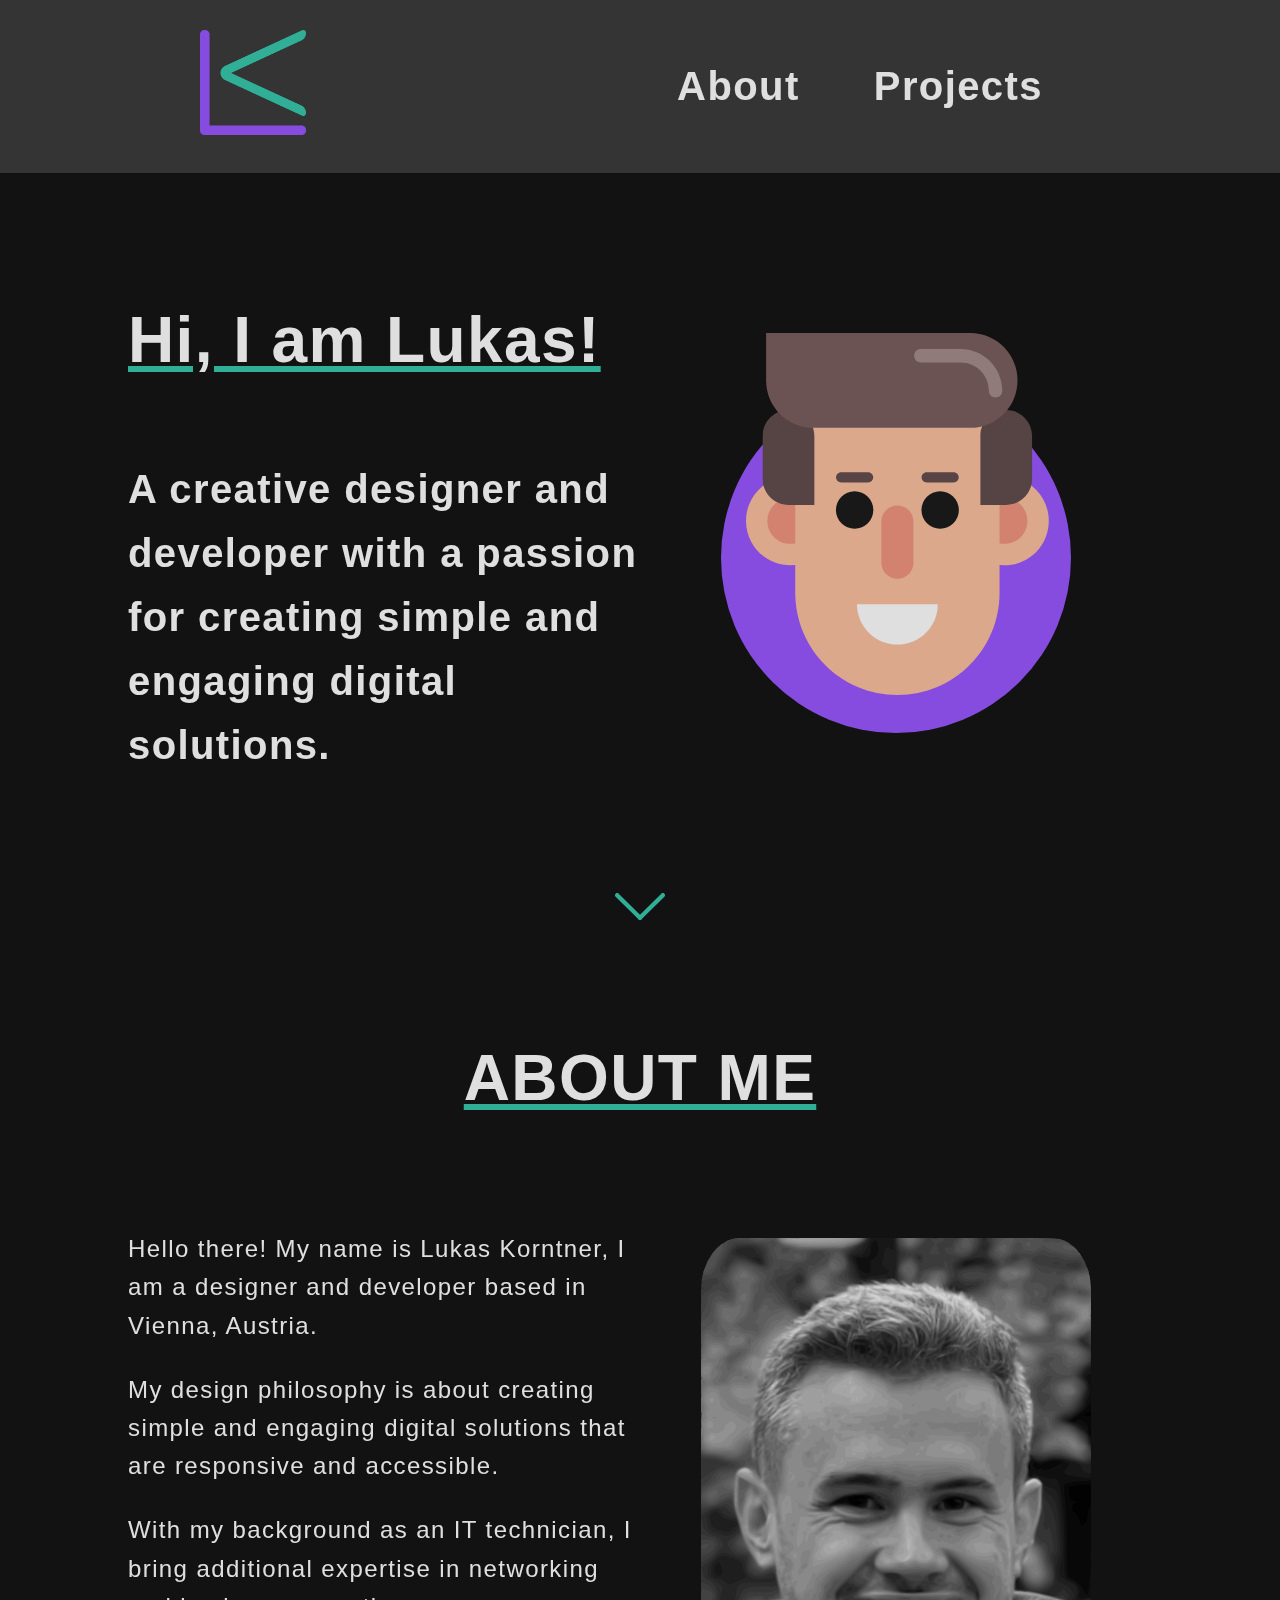
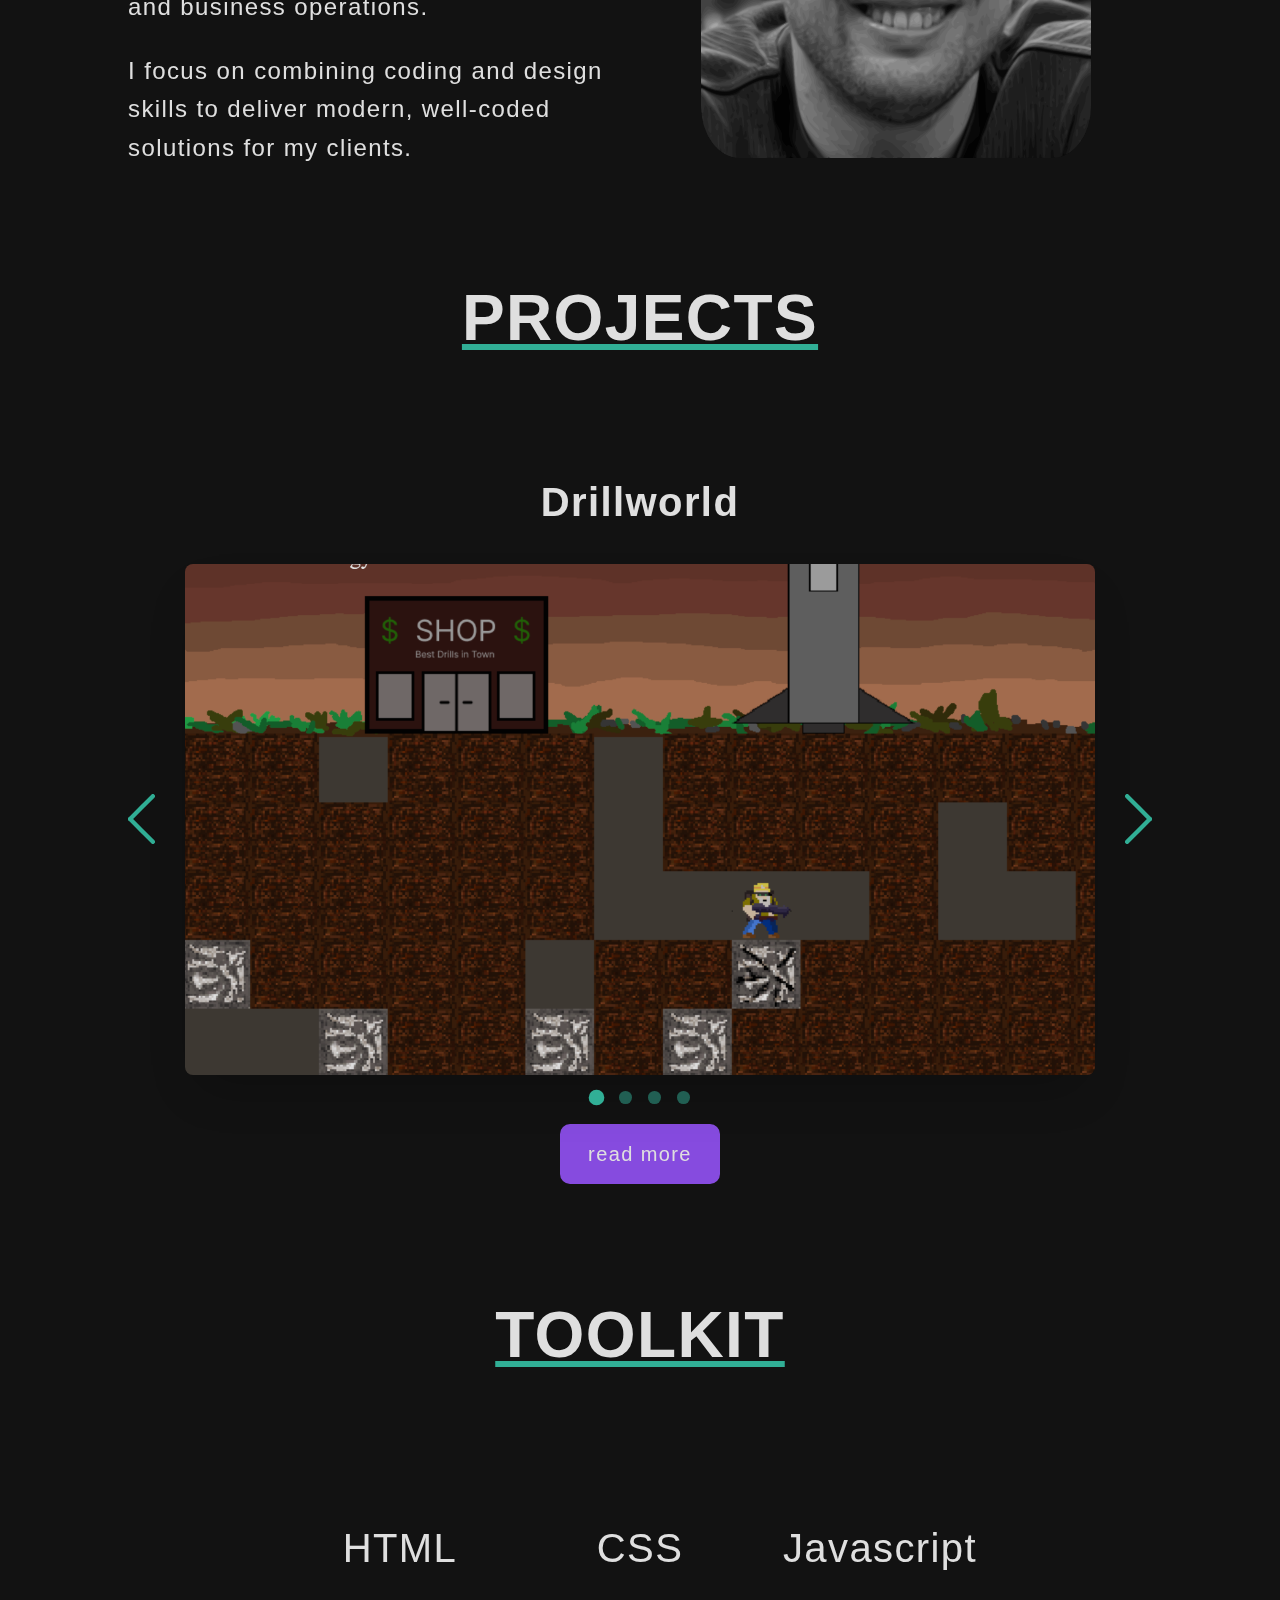
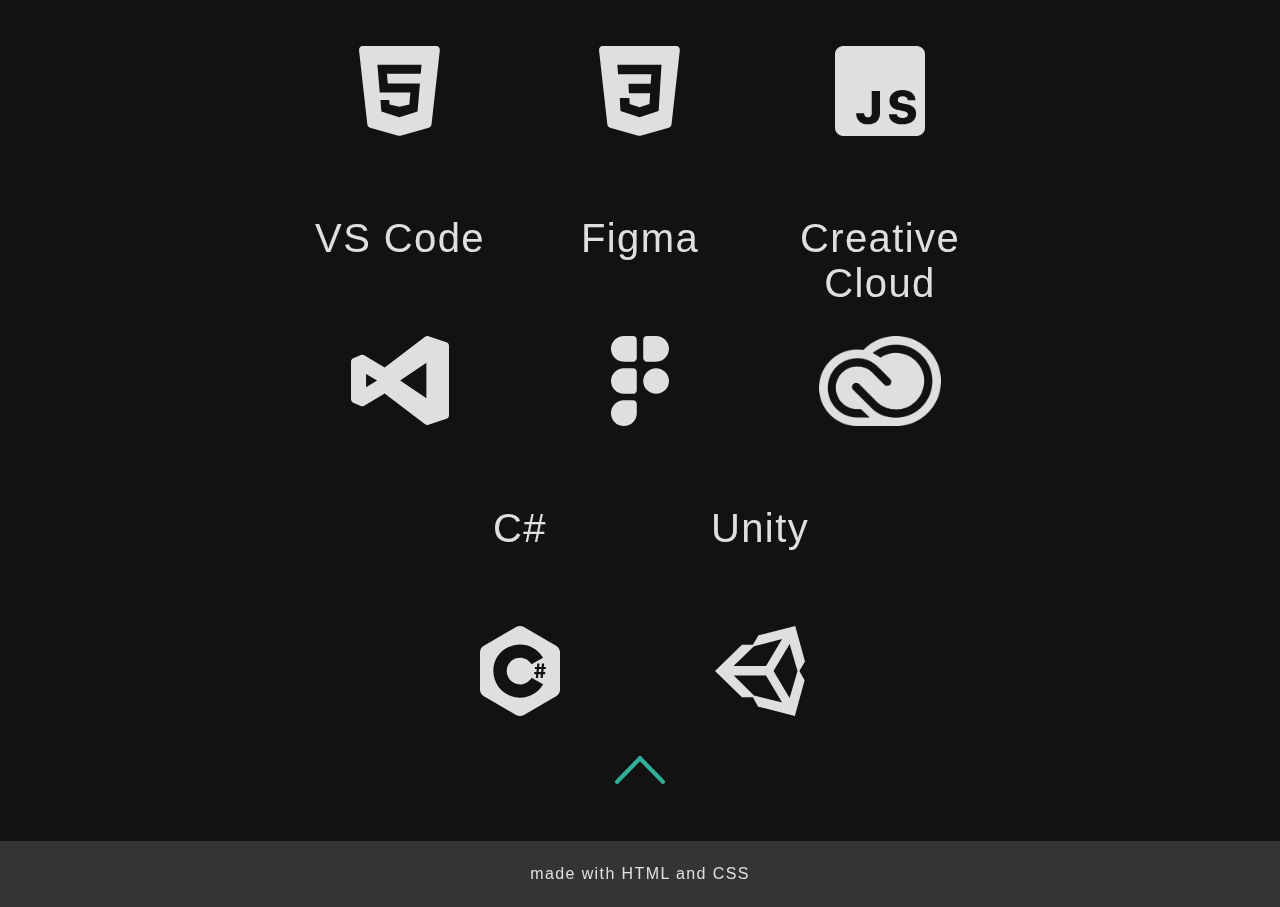
<file: index.html>
<!DOCTYPE html>
<html lang="en">

<head>
    <meta charset="UTF-8">
    <meta name="viewport" content="width=device-width, initial-scale=1.0">
    <title>Document</title>
    <link rel="stylesheet" href="css/style.css">
</head>

<body>
    <header>
        <input type="checkbox" id="menu-toggle" class="menu-toggle">
        <nav class="nav">
            <div class="nav-div_logo">
                <a href="index.html"><img class="logo-img" src="images/g24.png" alt="Logo_Header"></a>
            </div>
            <ul class="nav-ul_menu">
                <li><a href="#about-section">About</a></li>
                <li><a href="pages/projects.html">Projects</a></li>
                <!-- <li><a href="#contact-section">Contact</a></li> -->
            </ul>

            <label for="menu-toggle">
                <img class="logo-img nav-div_burger" src="images/g3.svg" alt="Logo_Header">
            </label>
        </nav>
        <nav class="mobile-menu">
            <ul class="mobile-menu-ul">
                <li>
                    <a href="#about-section" class="menu-link">About</a>
                </li>
                <li>
                    <a href="pages/projects.html" class="menu-link">Projects</a>
                </li>
                <!-- <li>
                    <a href="#contact-section" class="menu-link">Contact</a>
                </li> -->
            </ul>
        </nav>
    </header>
    <div id="wrapper">
        <main>
            <section class="welcome-section" id="welcome-section">
                <div class="welcome-div">
                    <h1>
                        <span class="name">Hi, I am Lukas!</span>
                    </h1>
                    <br>
                    <p>
                        A creative designer and developer with a passion for creating simple and engaging digital
                        solutions.
                    </p>
                </div>
                <div class="avatar-div">
                    <img class="avatar-img" src="images/g1614.svg" alt="avatar">
                </div>
            </section>
            <div class="spacer">
                <a href="#about-section"><img class="arrow" src="images/arrow-down.svg" alt="scrolldown"></a>
            </div>
            <section class="about-section" id="about-section">
                <h2>ABOUT ME</h2>
                <div class="about-container">
                    <div class="about-text">
                        <p>
                            Hello there! My name is Lukas Korntner, I am a designer and developer based in Vienna,
                            Austria.
                        </p>
                        <br>
                        <p>
                            My design philosophy is about creating simple and engaging digital solutions that are
                            responsive and accessible.
                        </p>
                        <br>
                        <p>
                            With my background as an IT technician, I bring additional expertise in networking and
                            business operations.
                        </p>
                        <br>
                        <p>
                            I focus on combining coding and design skills to deliver modern, well-coded solutions for my
                            clients.
                        </p>
                    </div>
                    <div class="avatar-div">
                        <img class="about-img" src="images/about-me.svg" alt="about-me">
                    </div>
                </div>
            </section>
            <section class="project-section">
                <h2>PROJECTS</h2>
                <div class="project-container">
                    <h3 id="project-title">Here are my different projects.</h3>
                    <div class="slider-wrapper">
                        <img id="arrow-previous-slider" class="arrow-side" src="images/arrow-left.svg" alt="scrolldown">
                        <div class="project-slider">
                            <img id="slide-1"  src="images/gameplay_drillworld.png" alt="Drillworld">
                            <img id="slide-2"  src="images/Flappy-Bird-Clone-Screenshot.png" alt="Flappy Bird Clone">
                            <img id="slide-3"  src="images/Slay-The-Dragon-Screenshot.png" alt="Slay The Dragon">
                            <img id="slide-4"  src="images/Connect-Whatever2-Screenshot.png" alt="Connect Whatever">
                        </div>
                        <img id="arrow-next-slider" class="arrow-side" src="images/arrow-right.svg" alt="scrolldown">

                    </div>
                    <div class="slider-nav">
                        <a href="#slide-1"></a>
                        <a href="#slide-2"></a>
                        <a href="#slide-3"></a>
                        <a href="#slide-4"></a>
                    </div>
                    <a class="project-link" href="pages/projects.html">read more</a>
                </div>
            </section>
            <section class="skill-section">
                <h2>TOOLKIT</h2>
                <div class="skill-list">
                    <ul class="skill-ul">
                        <li>
                            <span class="tool-text">HTML</span>
                            <img src="images/html_svg.svg" alt="html5">
                        </li>
                        <li>
                            <span class="tool-text">CSS</span>
                            <img src="images/css_svg.svg" alt="css3">
                        </li>
                        <li>
                            <span class="tool-text">Javascript</span>
                            <img src="images/js_svg.svg" alt="javascript">
                        </li>
                        <li>
                            <span class="tool-text">VS Code</span>
                            <img src="images/Vector.svg" alt="html5">
                        </li>
                        <li>
                            <span class="tool-text">Figma</span>
                            <img src="images/figma_sv.svg" alt="figma">
                        </li>
                        <li>
                            <span class="tool-text">Creative Cloud</span>
                            <img src="images/creative-cloud-cc-logo-black-and-white.png" alt="creativecloud">
                        </li>
                        <li>
                            <span class="tool-text">C#</span>
                            <img src="images/csharp.svg" alt="Csharp">
                        </li>
                        <li>
                            <span class="tool-text">Unity</span>
                            <img src="images/unity.svg" alt="Unity">
                        </li>
                    </ul>
                </div>
            </section>
            <!-- <section class="contact-section" id="contact-section">
                <h2>CONTACT ME</h2>
                <p>!!!Please send me an email directly to my emailadress. This contactform isn't working yet.!!!</p>
                <div class="contact-container">
                    <form class="contact-form">
                        <input type="text" name="name" id="name" placeholder="your name">
                        <input type="text" name="email" id="email" placeholder="your email">
                        <textarea name="msg" id="msg" placeholder="your text"></textarea>
                        <button id="form-submit">send</button>
                    </form>
                    <div class="contact-text">

                        <p>If you have any question about my work or want to contact me you can send me a message.</p>
                        <p>Just fill out the contactform or get in touch with me via social media.</p>
                        <p>Thanks for stopping by!</p>
                    </div>
                </div>
            </section> -->
            <div class="spacer">
                <a href="#welcome-section"><img class="arrow" src="images/arrow-up.svg" alt="scrolldown"></a>
            </div>
        </main>
    </div>
    <footer>
        <p>made with HTML and CSS</p>
    </footer>
    <script src="scripts/script.js"></script>
</body>

</html>
</file>
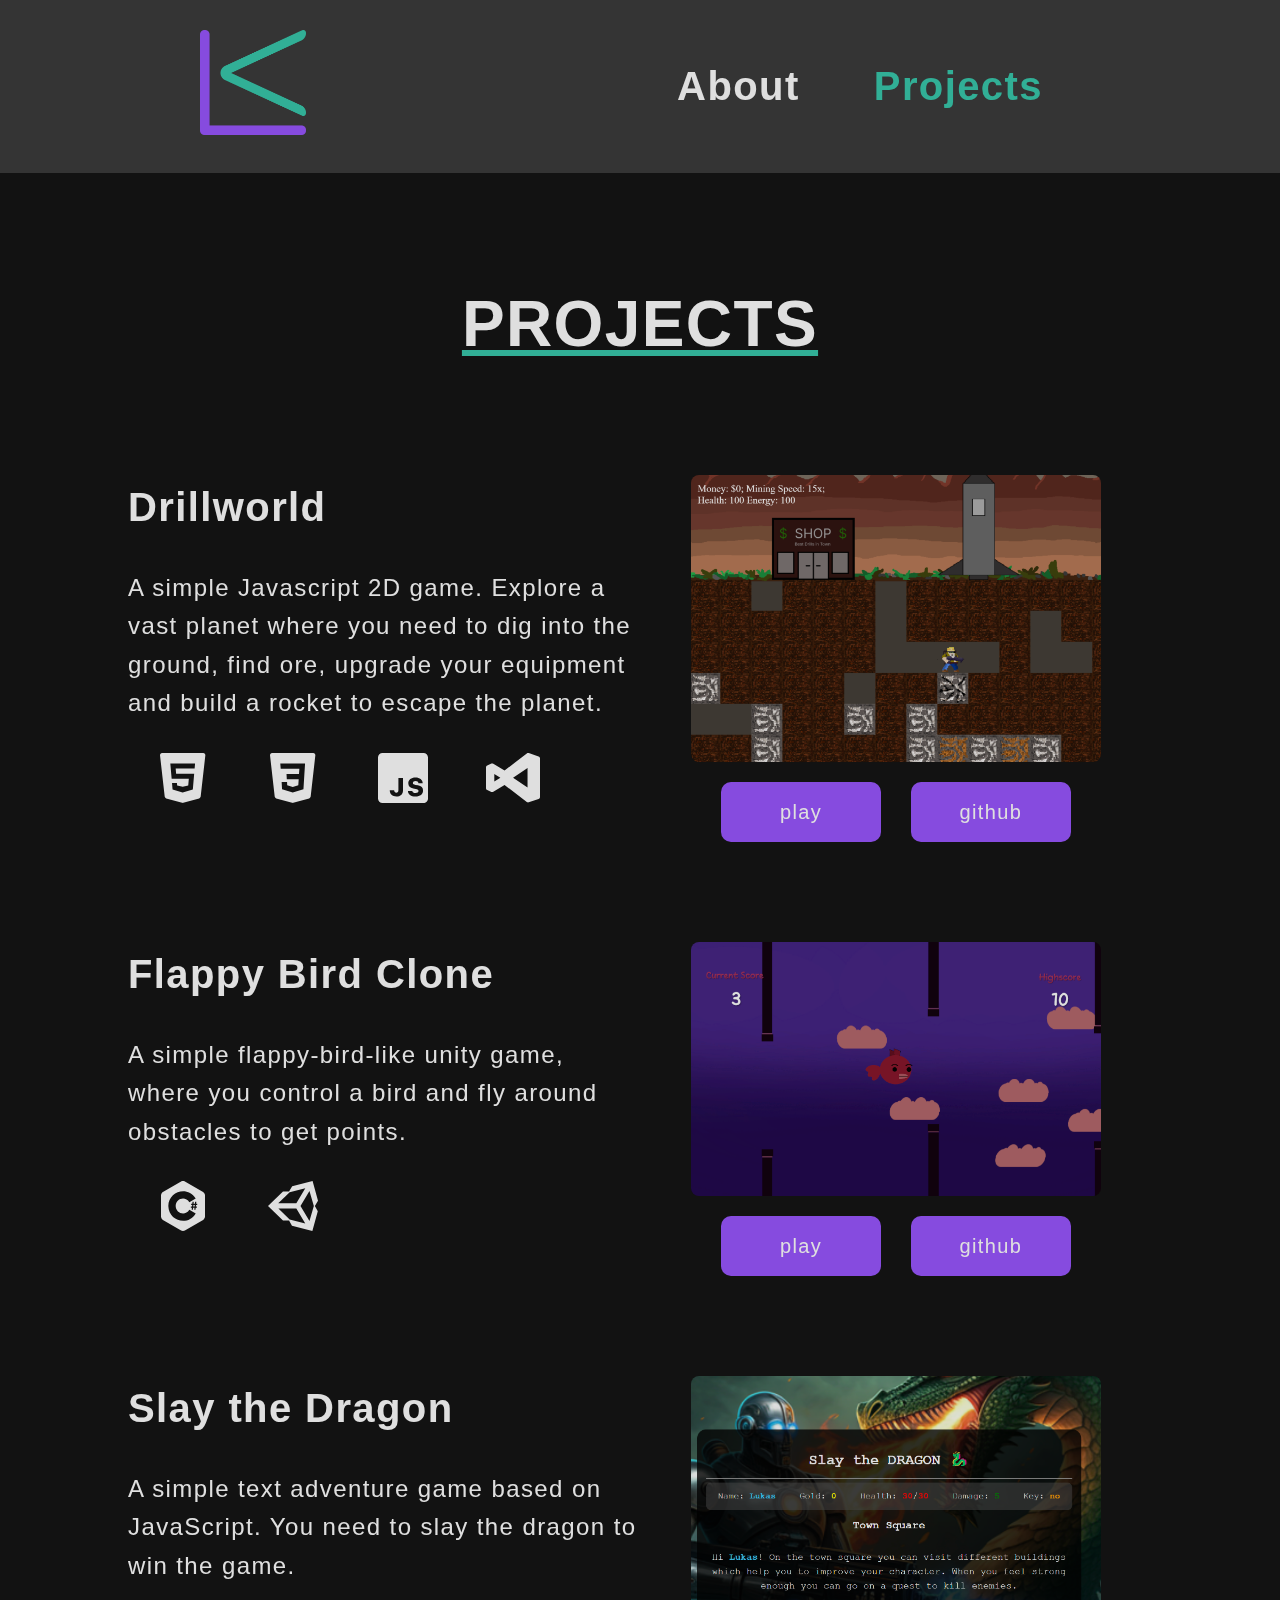
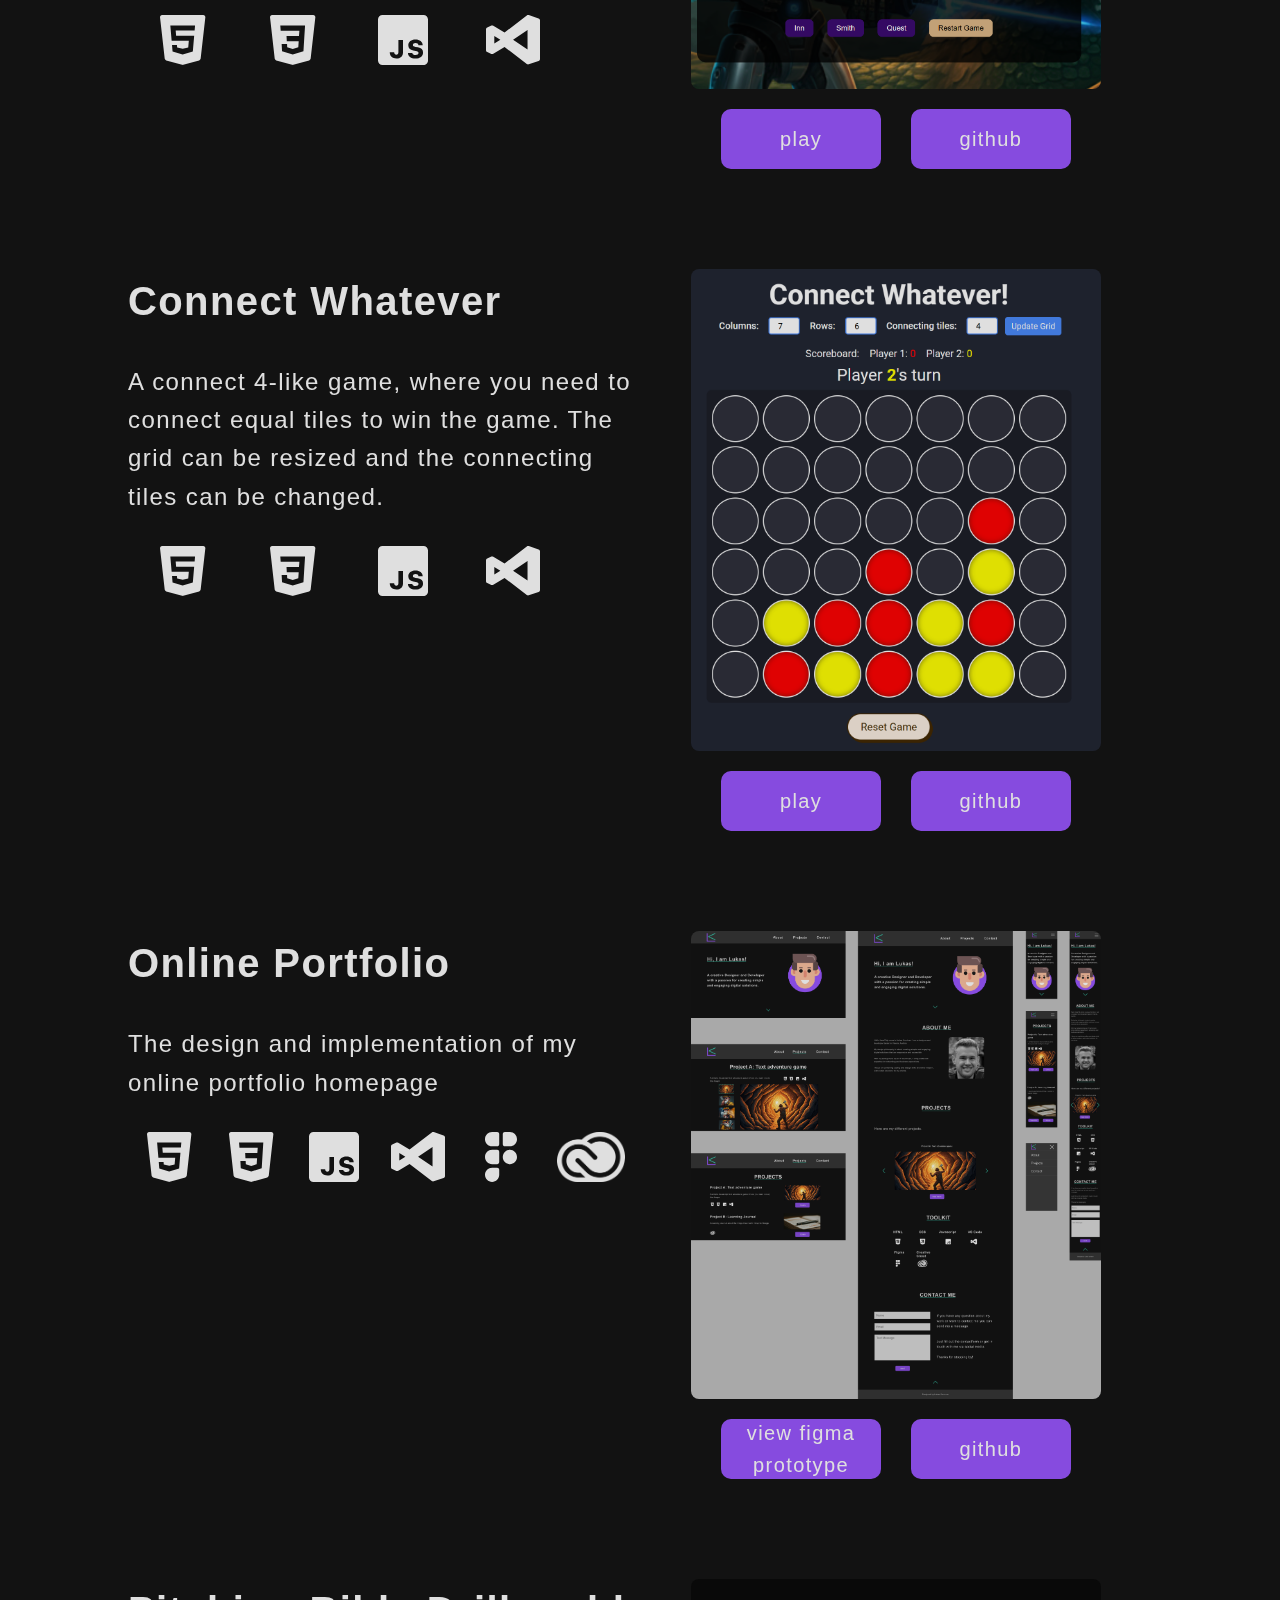
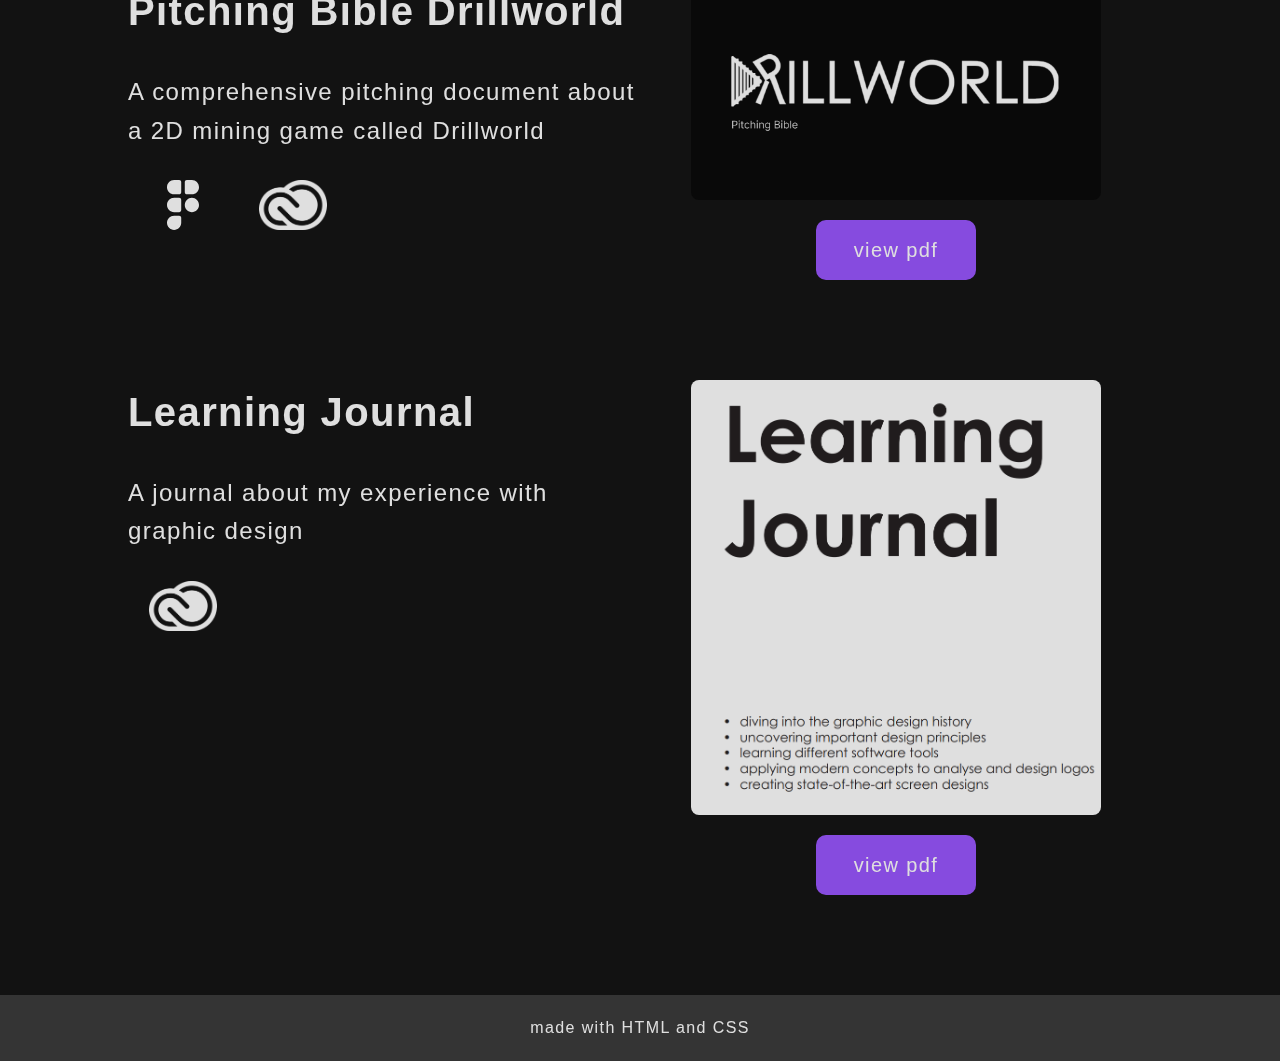
<file: pages/projects.html>
<!DOCTYPE html>
<html lang="en">

<head>
    <!-- <base href="https://kornti-debug.github.io/OnlinePortfolio/"> -->

    <meta charset="UTF-8">
    <meta name="viewport" content="width=device-width, initial-scale=1.0">
    <title>Document</title>
    <link rel="stylesheet" href="../css/style.css">
</head>

<body>
    <header>
        <input type="checkbox" id="menu-toggle" class="menu-toggle">
        <nav class="nav">
            <div class="nav-div_logo">
                <a href="../index.html"><img class="logo-img" src="../images/g24.png" alt="Logo_Header"></a>
            </div>
            <ul class="nav-ul_menu">
                <li><a href="../index.html#about-section">About</a></li>
                <li><a href="../pages/projects.html">Projects</a></li>
                <!-- <li><a href="../index.html#contact-section">Contact</a></li> -->
            </ul>
            <label for="menu-toggle">
                <img class="logo-img nav-div_burger" src="../images/g3.svg" alt="Logo_Header">
            </label>
        </nav>
        <nav class="mobile-menu">
            <ul class="mobile-menu-ul">
                <li>
                    <a href="../index.html#about-section" class="menu-link">About</a>
                </li>
                <li>
                    <a href="../pages/projects.html" class="menu-link">Projects</a>
                </li>
                <!-- <li>
                    <a href="../index.html#contact-section" class="menu-link">Contact</a>
                </li> -->
            </ul>
        </nav>
    </header>
    <div id="wrapper">
        <main>
            <section class="project-site-section">
                <h2>PROJECTS</h2>
                <div class="project-site-container">
                    <div class="project-site-text">
                        <h3>Drillworld</h3>
                        <p>
                            A simple Javascript 2D game. Explore a vast planet where you need to dig into the ground, find ore, upgrade your equipment and build a rocket to escape the planet.</p>
                        <ul class="project-site-text-ul">
                            <li class="project-site-text-ul-li"><img src="../images/html_svg.svg" alt="html5"></li>
                            <li class="project-site-text-ul-li"><img src="../images/css_svg.svg" alt="css3"></li>
                            <li class="project-site-text-ul-li"><img src="../images/js_svg.svg" alt="javascript"></li>
                            <li class="project-site-text-ul-li"><img src="../images/Vector.svg" alt="vscode"></li>
                        </ul>
                    </div>
                    <div class="project-site-picture">
                        <img src="../images/gameplay_drillworld.png" alt="projects">
                        <div class="project-site-link-div">
                            <a class="project-link" href="https://kornti-debug.github.io/Drillworld/">play</a>
                            <a class="project-link" href="https://github.com/kornti-debug/Drillworld">github</a>
                        </div>
                    </div>
                </div>
                <div class="project-site-container">
                    <div class="project-site-text">
                        <h3>Flappy Bird Clone</h3>
                        <p>
                            A simple flappy-bird-like unity game, where you control a bird and fly around obstacles to get points.</p>
                        <ul class="project-site-text-ul">
                            <li class="project-site-text-ul-li"><img src="../images/csharp.svg" alt="csharp"></li>
                            <li class="project-site-text-ul-li"><img src="../images/unity.svg" alt="unity"></li>
 
                        </ul>
                    </div>
                    <div class="project-site-picture">
                        <img src="../images/Flappy-Bird-Clone-Screenshot.png" alt="flappy_bird_clone">
                        <div class="project-site-link-div">
                            <a class="project-link" href="https://kornti-debug.github.io/DrillenBirdGame/">play</a>
                            <a class="project-link" href="https://github.com/kornti-debug/DrillenBirdGame">github</a>
                        </div>
                    </div>
                </div>
                <div class="project-site-container">
                    <div class="project-site-text">
                        <h3>Slay the Dragon</h3>
                        <p>
                            A simple text adventure game based on JavaScript. You need to slay the dragon to win the game.</p>
                        <ul class="project-site-text-ul">
                            <li class="project-site-text-ul-li"><img src="../images/html_svg.svg" alt="html5"></li>
                            <li class="project-site-text-ul-li"><img src="../images/css_svg.svg" alt="css3"></li>
                            <li class="project-site-text-ul-li"><img src="../images/js_svg.svg" alt="javascript"></li>
                            <li class="project-site-text-ul-li"><img src="../images/Vector.svg" alt="vscode"></li>
                        </ul>
                    </div>
                    <div class="project-site-picture">
                        <img src="../images/Slay-The-Dragon-Screenshot.png" alt="projects">
                        <div class="project-site-link-div">
                            <a class="project-link" href="https://kornti-debug.github.io/Slay-The-Dragon/">play</a>
                            <a class="project-link" href="https://github.com/kornti-debug/Slay-The-Dragon">github</a>
                        </div>
                    </div>
                </div>
                <div class="project-site-container">
                    <div class="project-site-text">
                        <h3>Connect Whatever</h3>
                        <p>
                            A connect 4-like game, where you need to connect equal tiles to win the game. The grid can be resized and the connecting tiles can be changed.</p>
                        <ul class="project-site-text-ul">
                            <li class="project-site-text-ul-li"><img src="../images/html_svg.svg" alt="html5"></li>
                            <li class="project-site-text-ul-li"><img src="../images/css_svg.svg" alt="css3"></li>
                            <li class="project-site-text-ul-li"><img src="../images/js_svg.svg" alt="javascript"></li>
                            <li class="project-site-text-ul-li"><img src="../images/Vector.svg" alt="vscode"></li>
                        </ul>
                    </div>
                    <div class="project-site-picture">
                        <img src="../images/Connect-Whatever-Screenshot.png" alt="projects">
                        <div class="project-site-link-div">
                            <a class="project-link" href="https://kornti-debug.github.io/Connect-Whatever/">play</a>
                            <a class="project-link" href="https://github.com/kornti-debug/Connect-Whatever">github</a>
                        </div>
                    </div>
                </div>
                <div class="project-site-container">
                    <div class="project-site-text">
                        <h3>Online Portfolio</h3>
                        <p>
                            The design and implementation of my online portfolio homepage</p>
                        <ul class="project-site-text-ul">
                            <li class="project-site-text-ul-li"><img src="../images/html_svg.svg" alt="html5"></li>
                            <li class="project-site-text-ul-li"><img src="../images/css_svg.svg" alt="css3"></li>
                            <li class="project-site-text-ul-li"><img src="../images/js_svg.svg" alt="javascript"></li>
                            <li class="project-site-text-ul-li"><img src="../images/Vector.svg" alt="vscode"></li>
                            <li class="project-site-text-ul-li"><img src="../images/figma_sv.svg" alt="figma"></li>
                            <li class="project-site-text-ul-li"><img
                                    src="../images/creative-cloud-cc-logo-black-and-white.png" alt="creative_cloud"></li>
                        </ul>
                    </div>
                    <div class="project-site-picture">
                        <img src="../images/Online_Portfolio.png" alt="projects">
                        <div class="project-site-link-div">
                            <a class="project-link" href="https://www.figma.com/proto/iy5Ulyxj2qCq7HBLiNiBYY/Online-Portfolio?page-id=0%3A1&node-id=8-155&p=f&viewport=902%2C299%2C0.12&t=4y2UQjrx7MmDq5Ay-1&scaling=min-zoom&content-scaling=fixed&starting-point-node-id=8%3A155&show-proto-sidebar=1">view figma prototype</a>
                            <a class="project-link" href="https://github.com/kornti-debug/OnlinePortfolio">github</a>
                        </div>
                    </div>
                </div>
                <div class="project-site-container">
                    <div class="project-site-text">
                        <h3>Pitching Bible Drillworld</h3>
                        <p>
                            A comprehensive pitching document about a 2D mining game called Drillworld</p>
                        <ul class="project-site-text-ul">
                            <li class="project-site-text-ul-li"><img src="../images/figma_sv.svg" alt="figma"></li>
                            <li class="project-site-text-ul-li"><img
                                    src="../images/creative-cloud-cc-logo-black-and-white.png" alt="creative_cloud"></li>
                        </ul>
                    </div>
                    <div class="project-site-picture">
                        <img src="../images/DrillworldTitle.png" alt="projects">
                        <div class="project-site-link-div">
                            <a class="project-link" href="../doc/Pitching_Bible_Drillworld.pdf">view pdf</a>
                        </div>

                    </div>
                </div>
                <div class="project-site-container">
                    <div class="project-site-text">
                        <h3>Learning Journal</h3>
                        <p>
                            A journal about my experience with graphic design</p>
                        <ul class="project-site-text-ul">
                            <li class="project-site-text-ul-li"><img src="../images/creative-cloud-cc-logo-black-and-white.png" alt="figma"></li>
                        </ul>
                    </div>
                    <div class="project-site-picture">
                        <img src="../images/learning_journal_title.png" alt="projects">
                        <div class="project-site-link-div">
                            <a class="project-link" href="../doc/Learning_journal_pages.pdf">view pdf</a>
                        </div>

                    </div>
                </div>
            </section>
        </main>
    </div>
    <footer>
        made with HTML and CSS
    </footer>
    <script src="../scripts/script.js"></script>
</body>

</html>
</file>
<file: css/style.css>
* {
    margin: 0;
    padding: 0;

}

body {
    font-family: Arial, Helvetica, sans-serif;
    background-color: #121212;
    color: #fff;
    opacity: 0.87;
    line-height: 1.6;
    letter-spacing: 1.4px;
    overflow-x: hidden;

}


.spacer {
    display: flex;
    justify-content: center;
}

#wrapper {

    max-width: 1500px;
    margin: 0 auto;
    width: 80%;
}

.nav {

    display: flex;
    align-items: center;
    padding: 30px 200px;

    background-color: #3a3a3a;

}

.nav-ul_menu a.active,
.mobile-menu-ul a.active {
    color: #37c8ab;
    font-weight: bold;
}

.nav-ul_menu {
    display: flex;
    align-items: center;
    list-style: none;
    width: 50%;
    justify-content: space-around;
}


.nav-ul_menu li {
    padding: 15px 20px;
    font-weight: bold;
    font-size: 40px;
}

.mobile-menu {
    background-color: #3a3a3a;
    height: calc(100vh - 100px);
    position: fixed;
    right: -100%;
    width: 100%;
    transition: top 0.3s ease;
}

.menu-toggle:checked~.mobile-menu {
    right: 0;
}

.menu-link:target~.menu-toggle {
    right: -100%;
}

.menu-link:target~.menu-toggle {
    display: none;
}

.mobile-menu-ul {
    display: flex;
    flex-direction: column;
}

.mobile-menu-ul li {
    padding: 20px 20px;
    padding-left: 50px;
    font-size: 40px;
    border-top: 1px solid rgba(255, 255, 255, 0.3);
    list-style-type: none;
}

.mobile-menu-ul li label {
    display: block;
}

.mobile-menu-ul a {
    text-decoration: none;
    display: block;
    color: #fff;
}

.nav-div_logo {
    flex: 1;
}

.logo-img {
    height: 105px;
}




.nav-ul_menu a {
    text-decoration: none;
    color: #fff;
}

.nav-ul_menu a:hover {
    color: #37c8ab;

}


.welcome-section {
    display: flex;
    align-items: center;
    min-height: 80vh;
    justify-content: space-evenly;
    flex-wrap: wrap;


}

.welcome-div {
    display: flex;
    flex-direction: column;
    justify-content: space-between;
    width: 50%;
}

.welcome-div p {
    font-size: 40px;
    font-weight: bold;

}

.avatar-div {
    width: 50%;
    align-items: center;
    display: flex;
    justify-content: center;
}

.arrow {
    width: 50px;
}
.arrow:hover {
    filter: brightness(1.3); /* Makes the arrow brighter */
}

.arrow-side {
    height: 50px;
    cursor: pointer;
}

.arrow-side:hover {
    filter: brightness(1.3); /* Makes the arrow brighter */
}


h1 {
    font-size: 64px;
    margin-bottom: 40px;
}

h2 {
    display: flex;
    justify-content: center;
    text-decoration: #37c8ab underline;
    margin-bottom: 100px;
    margin-top: 100px;
    font-size: 64px;

}

h3 {
    font-size: 40px;
    margin-bottom: 30px;
}


.name {
    text-decoration: #37c8ab underline;
}

.avatar-img {
    height: 400px;
}


.about-me {
    display: flex;
    justify-content: center;
}

.about-container {
    display: flex;
    justify-content: space-between;
    flex-wrap: wrap;
    align-items: center;
}

.about-container p {
    font-size: 24px;
}

.about-text {
    width: 50%;
}


.about-img {
    height: 520px;
    border-radius: 10%;
}



.skill-headline {
    display: flex;
    justify-content: center;
}

.skill-list {
    display: flex;
    justify-content: center;
    margin-left: 100px;
    margin-right: 100px;
}

.skill-ul {
    display: flex;
    flex-wrap: wrap;
    justify-content: center;
    width: 100%;
}

.tool-text {
    font-size: 40px;
    height: 120px;
    text-align: center;
    line-height: normal;
}

.skill-ul li {
    list-style-type: none;
    display: flex;
    flex-direction: column;
    align-items: center;
    justify-content: center;
    width: 200px;
    height: 250px;
    padding: 20px;
}

li img {
    height: 90px;
}

.project-section p {
    font-size: 24px;
    margin-bottom: 50px;
}

.project-container {
    display: flex;
    flex-direction: column;
    justify-content: center;
    align-items: center;
    margin-bottom: 50px;
}

.slider-wrapper {
    position: relative;
    /* max-width:  48rem; */
    margin: 0 auto;
    display: flex;
    align-items: center;
}

.project-slider{
    display: flex;
    aspect-ratio: 16 / 9;
    overflow-x: auto;
    scroll-snap-type: x mandatory;
    scroll-behavior: smooth;
    box-shadow: 0 1.5rem 3rem -0.75rem hsla(0, 0%, 0%, 0.25);
    border-radius: 0.5rem;
    margin-left: 30px;
    margin-right: 30px;
    scrollbar-width: none;
    -ms-overflow-style: none;
}

.project-slider::-webkit-scrollbar {
    display: none; /* Chrome, Safari */
}

.project-slider img{
    flex: 1 0 100%;
    scroll-snap-align: start;
    object-fit: cover;
    width: 100%;
}

.slider-nav {
    display: flex;
    justify-content: center;
    column-gap: 1rem;
    margin-top: 1rem;
    /* position: absolute; */
    /* bottom: 1.25rem; */
    /* left: 50%; */
    /* transform: translate(-50%); */
    z-index: 1;

}

.slider-nav a{
    width: 0.8rem;
    height: 0.8rem;
    border-radius: 50%;
    background-color: #37c8ab;
    opacity: 0.5;
    transition: opacity 250ms ease, transform 250ms ease;
}

.slider-nav a.active {
    opacity: 1;
    transform: scale(1.2); /* Slightly enlarges the active dot */
}

.slider-nav a:hover{
    opacity: 1;
}

.project-picture {
    display: flex;
    justify-content: center;
    align-items: center;
}

.project-img {
    width: 80%;
    border-radius: 10px;
    margin-left: 50px;
    margin-right: 50px;
}



.project-link {
    margin-top: 20px;
    color: #fff;
    background-color: #9955ff;
    border: none;
    text-align: center;
    padding: 5px 5px;
    font-size: 20px;
    width: 150px;
    height: 50px;
    border-radius: 10px;
    text-decoration: none;
    display: flex;
    justify-content: center;
    align-items: center;

}

.contact-container {
    display: flex;
    flex-wrap: wrap;
}

.contact-form {
    display: flex;
    flex-direction: column;
    align-items: center;
    height: 600px;
    justify-content: space-between;
    width: 50%;

}

.contact-text {
    margin-left: 50px;
    font-size: 40px;
    width: 45%;
}

.contact-text p {
    margin-bottom: 80px;
}

#name {
    height: 80px;
    margin-bottom: 10px;
    width: 100%;
}

#email {
    height: 80px;
    margin-bottom: 10px;
    width: 100%;
    font-family: inherit;
}

#msg {
    height: 300px;
    margin-bottom: 10px;
    width: 100%;
}

#form-submit {
    color: #fff;
    background-color: #9955ff;
    border: none;
    text-align: center;
    font-size: 20px;
    padding: 5px 5px;
    width: 150px;
    height: 50px;
    border-radius: 10px;
    text-decoration: none;
}



footer {
    padding: 20px;
    text-align: center;
    margin-top: 50px;
    background-color: #3a3a3a;
}


/* css for project page */

.project-site-container {
    display: flex;
    margin-bottom: 100px;
    flex-wrap: wrap;
}

.project-site-text {
    font-size: 24px;
    width: 50%;
}

.project-site-picture {
    display: flex;
    justify-content: center;
    flex-direction: column;
    align-items: center;
    width: 50%;
}

.project-site-picture img {
    width: 80%;
    border-radius: 0.5rem;
}

.project-site-text-ul {
    display: flex;
}

.project-site-text-ul li {
    list-style-type: none;
    display: flex;
    flex-direction: column;
    align-items: center;
    justify-content: center;
    width: 80px;
    height: 80px;
    padding: 15px;
}

.project-site-link-div {
    display: flex;
    justify-content: space-evenly;
    width: 80%;
}

.project-site-text-ul-li img {
    height: 50px;
}

.nav-div_burger {
    display: none;
}

.menu-toggle {
    display: none;
}


/* media queries */

/* mobile query */

@media all and (max-width: 500px) {
    h1 {
        font-size: 40px;
    }

    h2 {
        font-size: 40px;
        margin-bottom: 50px;
        margin-top: 50px;
    }

    h3 {
        font-size: 24px;
    }


    #wrapper {
        margin-left: 20px;
        margin-right: 20px;
    }

    .welcome-div {
        width: 100%;
    }

    .about-container {
        flex-direction: column;
    }

    .about-container p {
        font-size: 16px;
    }

    .about-text {
        width: 100%;

    }

    .contact-form {
        width: 100%;
    }

    .contact-text {
        width: 100%;
        margin-top: 20px;
        margin-left: 0px;
    }

    .skill-ul li {

        width: 120px;
        height: 150px;
        padding: 20px;
    }

    .tool-text {
        font-size: 20px;
        height: 50px;
        text-align: center;
        line-height: normal;
    }

    .skill-list {
        margin-left: 0px;
        margin-right: 0px;
    }

    .contact-text {
        font-size: 24px;

    }

    li img {
        height: 60px;
    }

    .welcome-div p {
        font-size: 24px;
        font-weight: bold;

    }

    .avatar-img {
        height: 250px;
    }

    .about-img {
        height: 300px;
        border-radius: 10%;
        margin-top: 20px;
    }

    .project-img {

        width: 80%;
        border-radius: 10px;
        margin: 10px;
    }

    .nav {
        padding: 20px;
        padding-left: 50px;
        padding-right: 50px;
        height: 60px;
    }

    .logo-img {
        height: 60px;
        width: 60px;
    }

    .nav-ul_menu {
        display: none;
    }


    .nav-div_burger {
        display: block;
    }



    /* media queries project-site */

    .project-site-text {
        width: 100%;
    }

    .project-site-text p {
        font-size: 16px;
    }

    .project-site-picture {
        width: 100%
    }

    .project-site-picture img {
        height: auto;
        width: 100%;
    }

    .project-site-link-div {
        width: 100%;
        justify-content: space-evenly;
    }

    .project-link {
        width: 130px;
        height: 40px;
    }

    .project-site-text-ul-li img {
        height: 40px;
    }

    .project-site-text-ul li {
        padding: 0px;
    }

    #wrapper {
        width: auto;
    }

}

/* tablet-query */

@media all and (max-width: 1024px) {


    .nav-ul_menu {
        display: none;
    }

    .nav-div_burger {
        display: block;
    }

    .nav {
        padding: 20px;
        padding-left: 50px;
        padding-right: 50px;
        height: 80px;
    }

    .logo-img {
        height: 80px;
        width: 80px;
    }

    .welcome-div {
        width: 100%;
    }

    .about-text {
        width: 100%;
    }

    .arrow-side {
        display: none;
    }

    .project-slider{
        margin: 0;
    }

    .contact-form {
        width: 100%;
    }

    .contact-text {
        width: 100%;
        margin-top: 20px;
        margin-left: 0px;
    }

    .about-container {
        flex-direction: column;
    }

    .avatar-img {
        height: 300px;
        margin-top: 20px;
        margin-bottom: 20px;
    }

    .skill-list {
        margin: 0;
    }


    /* project-site query */

    .project-site-text {
        width: 100%;
    }

    .project-site-text p {
        font-size: 16px;
    }

    .project-site-picture {
        width: 100%
    }

    .project-site-picture img {
        height: auto;
        width: 100%;
    }

    .project-site-link-div {
        width: 100%;
        justify-content: space-evenly;
    }

    .welcome-div {
        margin-top: 50px;
    }
}
</file>
